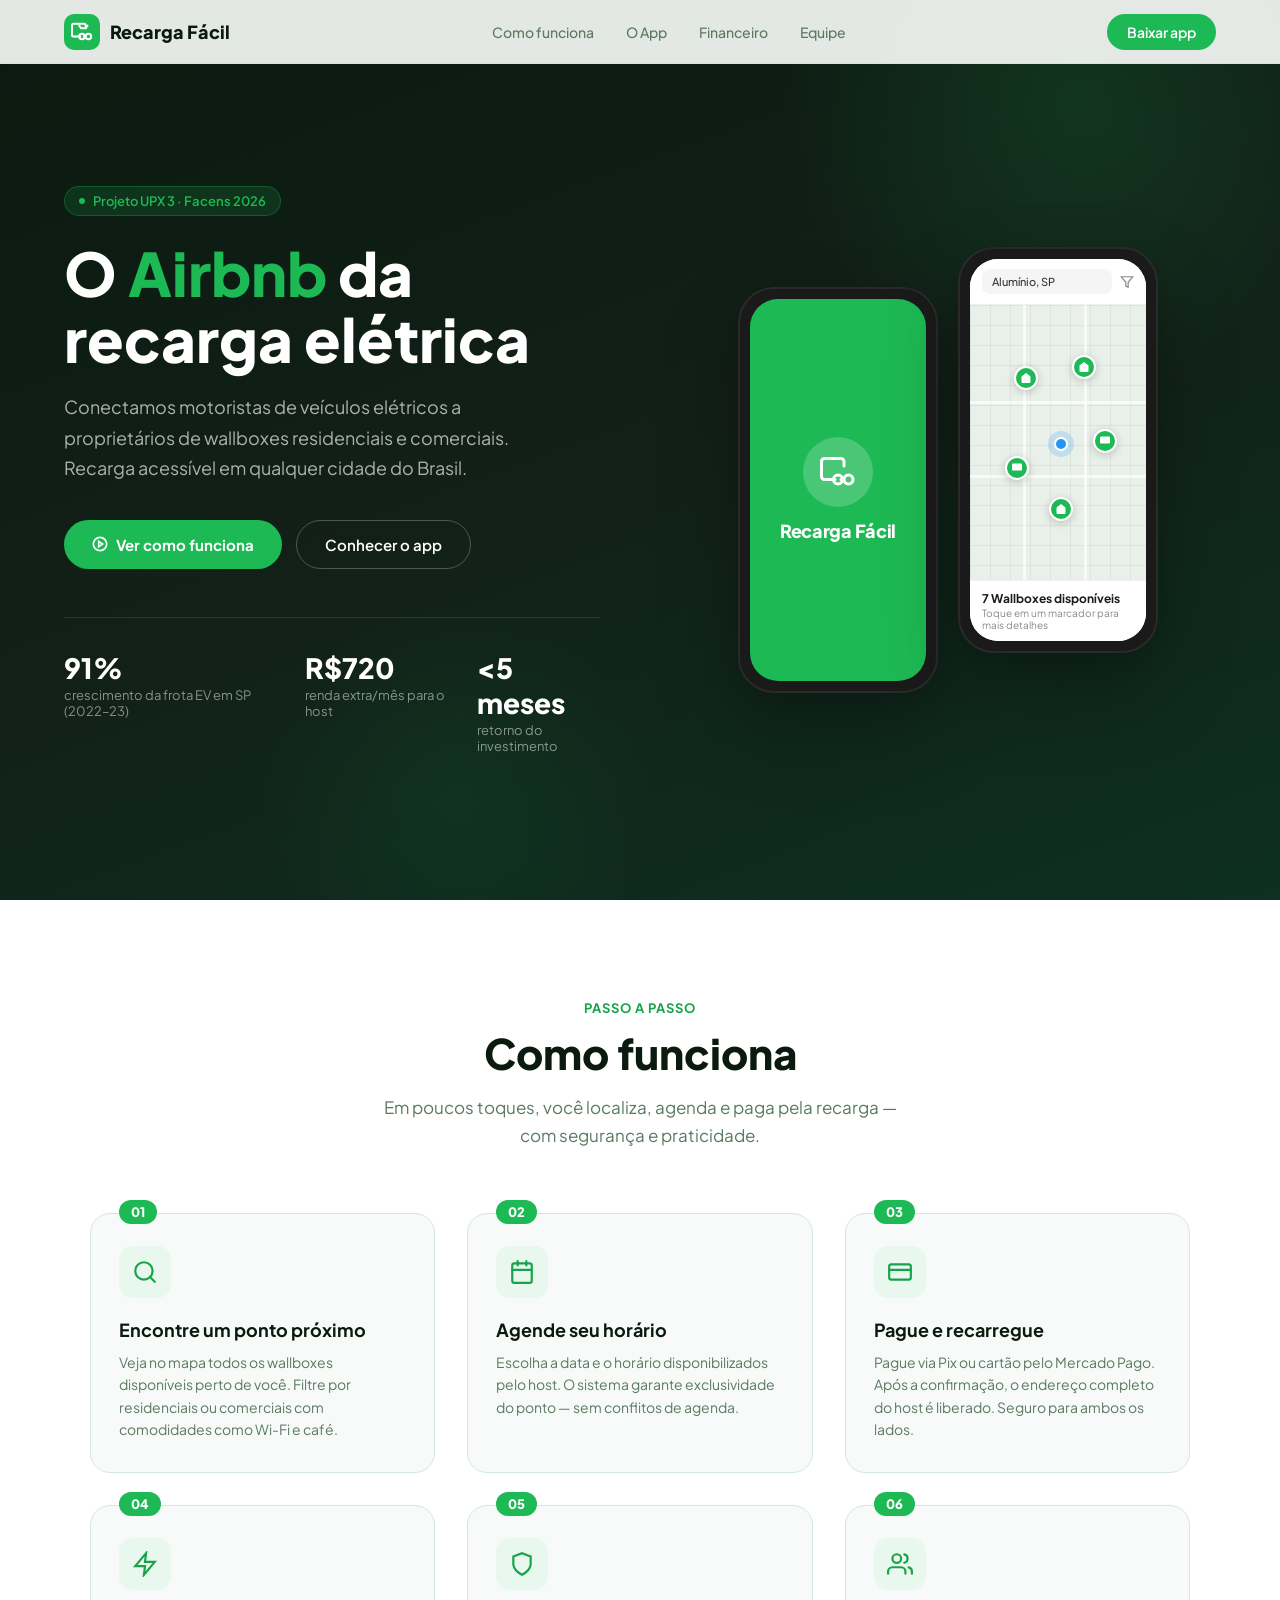
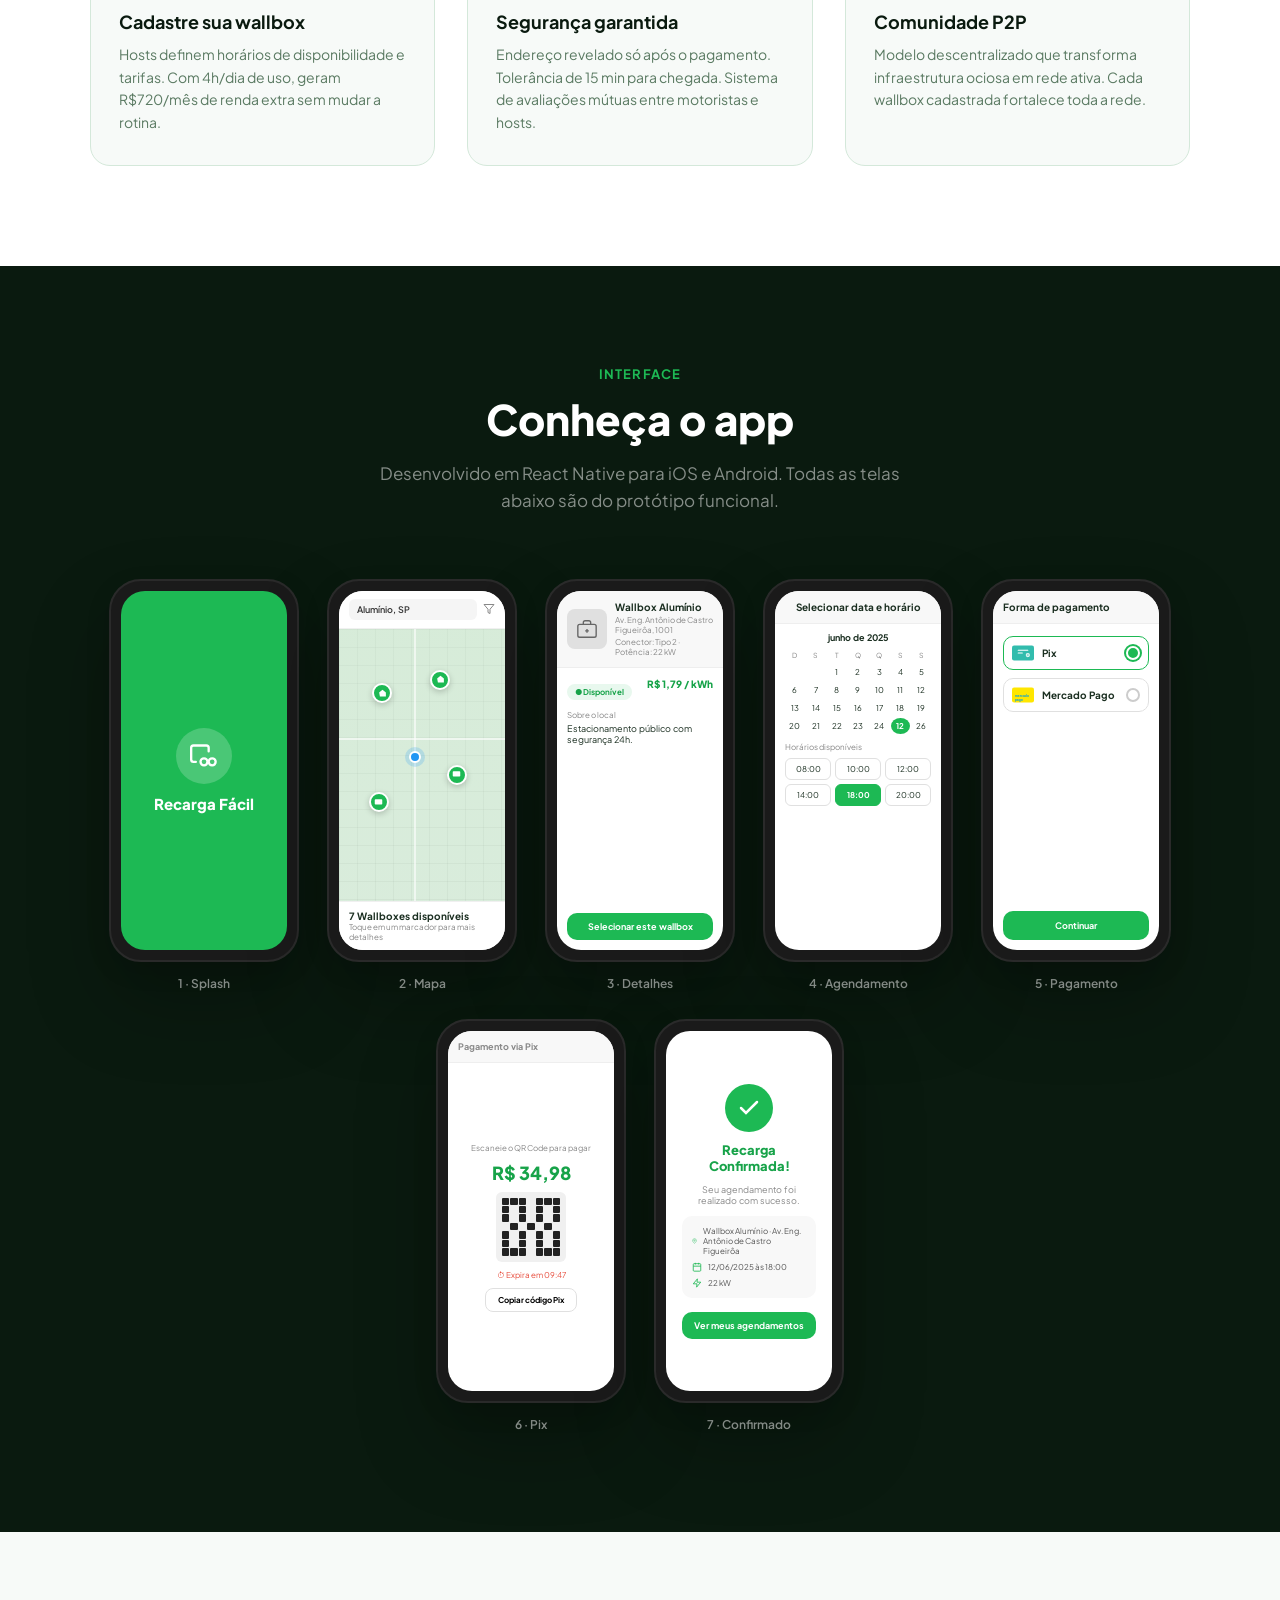
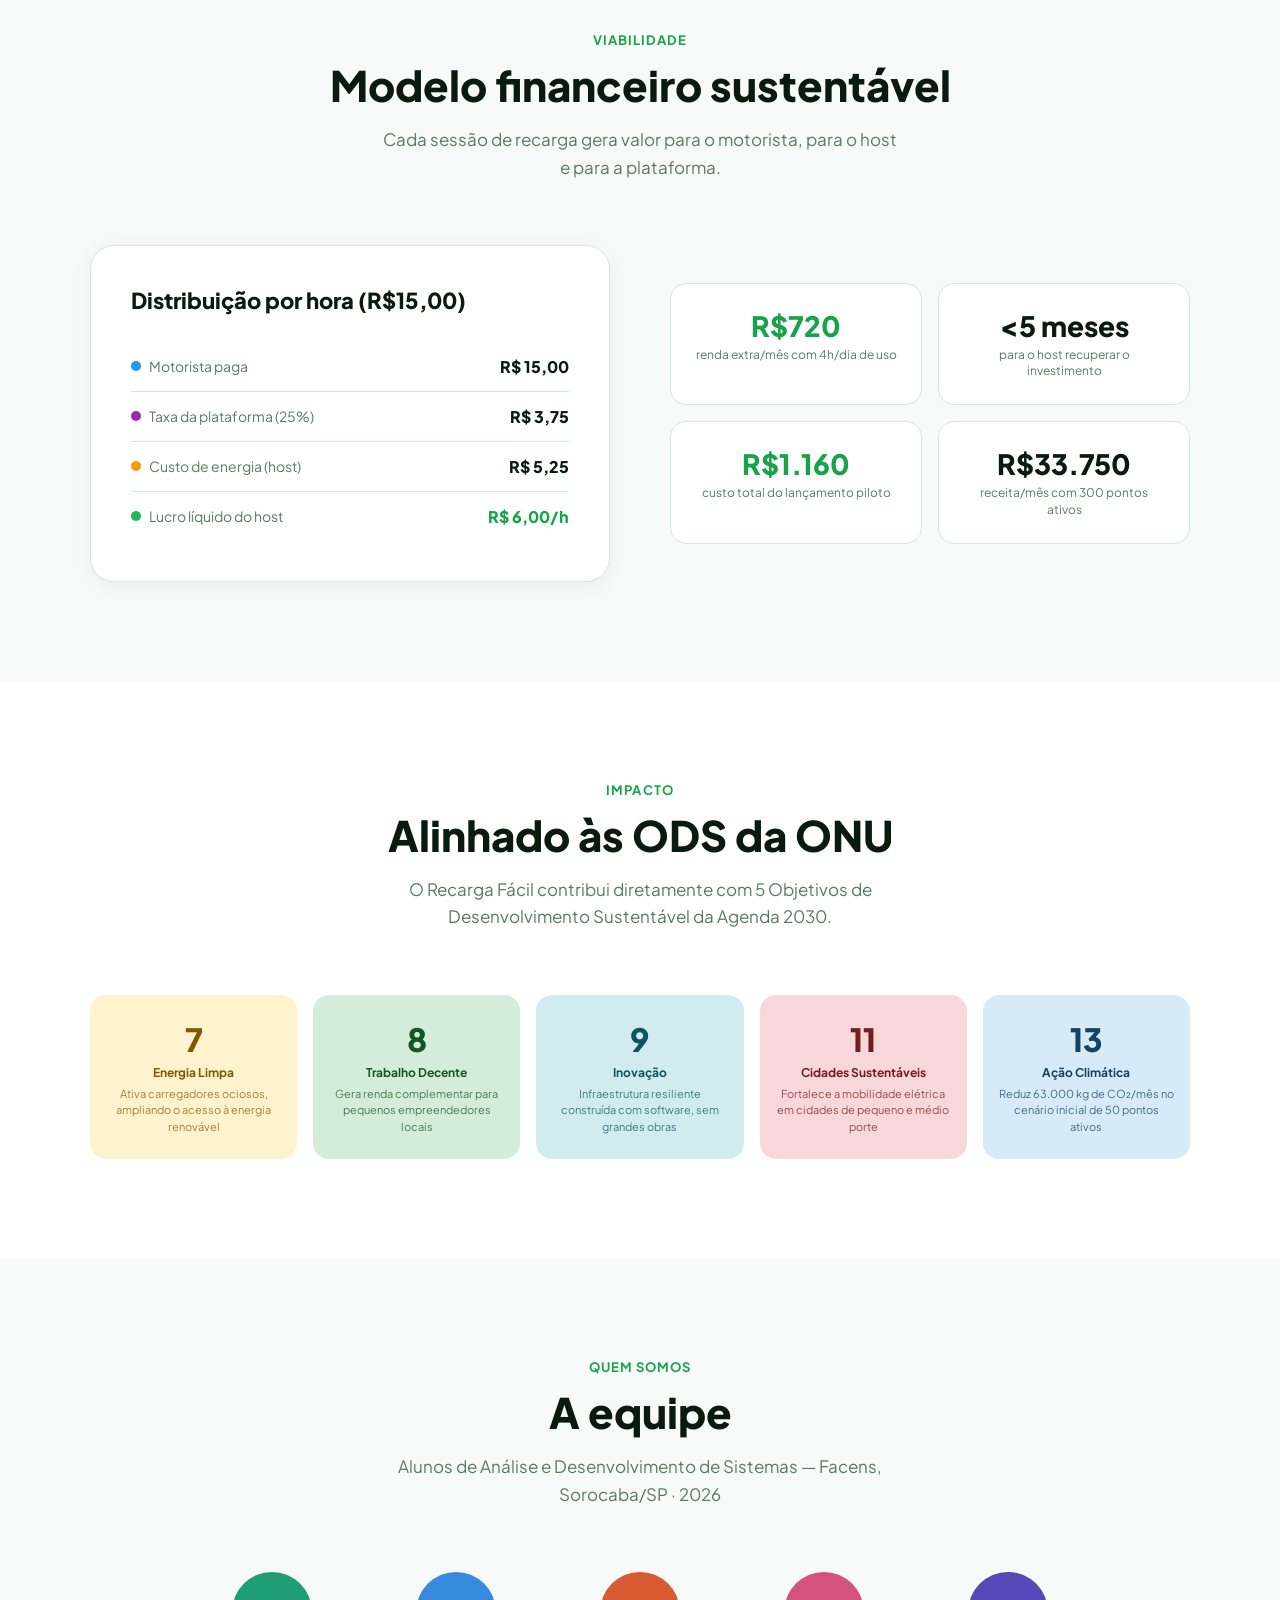
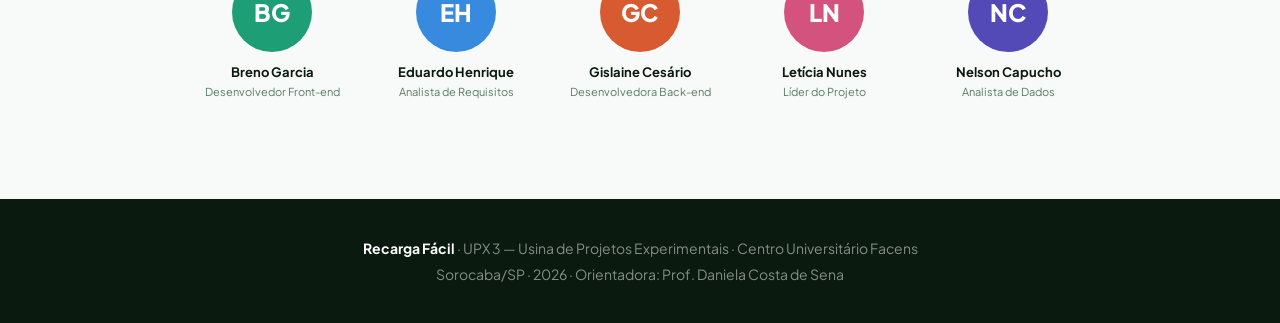
<file: docs/landing_page/index.html>
<!DOCTYPE html>
<html lang="pt-BR">
<head>
<meta charset="UTF-8">
<meta name="viewport" content="width=device-width, initial-scale=1.0">
<title>Recarga Fácil — Democratizando a recarga elétrica</title>

<link rel="stylesheet" href="css/style.css">
</head>
<body>

<!-- NAV -->
<nav>
  <div class="nav-logo">
    <div class="nav-logo-icon">
      <svg viewBox="0 0 24 24" fill="none" stroke="white" stroke-width="2.2" stroke-linecap="round">
        <path d="M5 17H3a2 2 0 01-2-2V5a2 2 0 012-2h11a2 2 0 012 2v3"/>
        <circle cx="12" cy="17" r="3"/>
        <circle cx="19" cy="17" r="3"/>
        <path d="M14 17h1.5M10 17H5"/>
        <path d="M9 5l2 3h5l2-3"/>
      </svg>
    </div>
    Recarga Fácil
  </div>
  <div class="nav-links">
    <a href="#como-funciona">Como funciona</a>
    <a href="#telas">O App</a>
    <a href="#financeiro">Financeiro</a>
    <a href="#equipe">Equipe</a>
  </div>
  <button class="nav-cta">Baixar app</button>
</nav>

<!-- HERO -->
<section class="hero">
  <div class="hero-inner">
    <div>
      <div class="hero-badge fade-up">
        <span></span> Projeto UPX 3 · Facens 2026
      </div>
      <h1 class="fade-up-2">O <em>Airbnb</em> da recarga elétrica</h1>
      <p class="hero-desc fade-up-3">
        Conectamos motoristas de veículos elétricos a proprietários de wallboxes residenciais e comerciais. Recarga acessível em qualquer cidade do Brasil.
      </p>
      <div class="hero-btns fade-up-3">
        <a href="#como-funciona" class="btn-primary">
          <svg width="16" height="16" viewBox="0 0 24 24" fill="none" stroke="currentColor" stroke-width="2.5"><circle cx="12" cy="12" r="10"/><polygon points="10,8 16,12 10,16"/></svg>
          Ver como funciona
        </a>
        <a href="#telas" class="btn-outline">Conhecer o app</a>
      </div>
      <div class="hero-stats fade-up-3">
        <div>
          <div class="hero-stat-num">91%</div>
          <div class="hero-stat-label">crescimento da frota EV em SP (2022–23)</div>
        </div>
        <div>
          <div class="hero-stat-num">R$720</div>
          <div class="hero-stat-label">renda extra/mês para o host</div>
        </div>
        <div>
          <div class="hero-stat-num">&lt;5 meses</div>
          <div class="hero-stat-label">retorno do investimento</div>
        </div>
      </div>
    </div>

    <!-- HERO PHONES -->
    <div class="hero-phones">
      <!-- Phone 1: Splash -->
      <div class="phone-wrap">
        <div class="phone-frame">
          <div class="phone-screen">
            <div class="screen-splash">
              <div class="splash-icon">
                <svg width="36" height="36" viewBox="0 0 24 24" fill="none" stroke="white" stroke-width="2" stroke-linecap="round">
                  <path d="M5 17H3a2 2 0 01-2-2V5a2 2 0 012-2h11a2 2 0 012 2v3"/>
                  <circle cx="12" cy="17" r="3"/>
                  <circle cx="19" cy="17" r="3"/>
                  <path d="M14 17h1.5M10 17H5"/>
                </svg>
              </div>
              <div class="splash-title">Recarga Fácil</div>
            </div>
          </div>
        </div>
      </div>
      <!-- Phone 2: Map -->
      <div class="phone-wrap">
        <div class="phone-frame">
          <div class="phone-screen">
            <div class="screen-map">
              <div class="map-topbar">
                <div class="map-search">Alumínio, SP</div>
                <svg width="14" height="14" viewBox="0 0 24 24" fill="none" stroke="#888" stroke-width="2"><polygon points="22 3 2 3 10 12.46 10 19 14 21 14 12.46 22 3"/></svg>
              </div>
              <div class="map-area">
                <div class="map-grid"></div>
                <div class="map-road-h" style="top:35%"></div>
                <div class="map-road-h" style="top:62%"></div>
                <div class="map-road-v" style="left:30%"></div>
                <div class="map-road-v" style="left:65%"></div>
                <div class="map-pin" style="top:22%;left:25%">
                  <svg viewBox="0 0 24 24" fill="white" width="10" height="10"><path d="M3 9l9-7 9 7v11a2 2 0 01-2 2H5a2 2 0 01-2-2z"/></svg>
                </div>
                <div class="map-pin" style="top:18%;left:58%">
                  <svg viewBox="0 0 24 24" fill="white" width="10" height="10"><path d="M3 9l9-7 9 7v11a2 2 0 01-2 2H5a2 2 0 01-2-2z"/></svg>
                </div>
                <div class="map-pin" style="top:45%;left:70%">
                  <svg viewBox="0 0 24 24" fill="white" width="10" height="10"><rect x="2" y="3" width="20" height="14" rx="2"/></svg>
                </div>
                <div class="map-pin" style="top:55%;left:20%">
                  <svg viewBox="0 0 24 24" fill="white" width="10" height="10"><rect x="2" y="3" width="20" height="14" rx="2"/></svg>
                </div>
                <div class="map-pin" style="top:70%;left:45%">
                  <svg viewBox="0 0 24 24" fill="white" width="10" height="10"><path d="M3 9l9-7 9 7v11a2 2 0 01-2 2H5a2 2 0 01-2-2z"/></svg>
                </div>
                <div class="map-user-dot" style="position:absolute;top:48%;left:48%"></div>
              </div>
              <div class="map-bottom">
                <div class="map-bottom-count">7 Wallboxes disponíveis</div>
                <div class="map-bottom-sub">Toque em um marcador para mais detalhes</div>
              </div>
            </div>
          </div>
        </div>
      </div>
    </div>
  </div>
</section>

<!-- HOW IT WORKS -->
<section class="how" id="como-funciona">
  <div class="section-label">Passo a passo</div>
  <h2 class="section-title">Como funciona</h2>
  <p class="section-sub">Em poucos toques, você localiza, agenda e paga pela recarga — com segurança e praticidade.</p>
  <div class="steps-grid">
    <div class="step-card">
      <div class="step-num">01</div>
      <div class="step-icon">
        <svg viewBox="0 0 24 24" fill="none" stroke="currentColor" stroke-width="2" stroke-linecap="round"><circle cx="11" cy="11" r="8"/><path d="m21 21-4.35-4.35"/></svg>
      </div>
      <div class="step-title">Encontre um ponto próximo</div>
      <div class="step-desc">Veja no mapa todos os wallboxes disponíveis perto de você. Filtre por residenciais ou comerciais com comodidades como Wi-Fi e café.</div>
    </div>
    <div class="step-card">
      <div class="step-num">02</div>
      <div class="step-icon">
        <svg viewBox="0 0 24 24" fill="none" stroke="currentColor" stroke-width="2" stroke-linecap="round"><rect x="3" y="4" width="18" height="18" rx="2"/><path d="M16 2v4M8 2v4M3 10h18"/></svg>
      </div>
      <div class="step-title">Agende seu horário</div>
      <div class="step-desc">Escolha a data e o horário disponibilizados pelo host. O sistema garante exclusividade do ponto — sem conflitos de agenda.</div>
    </div>
    <div class="step-card">
      <div class="step-num">03</div>
      <div class="step-icon">
        <svg viewBox="0 0 24 24" fill="none" stroke="currentColor" stroke-width="2" stroke-linecap="round"><rect x="2" y="5" width="20" height="14" rx="2"/><path d="M2 10h20"/></svg>
      </div>
      <div class="step-title">Pague e recarregue</div>
      <div class="step-desc">Pague via Pix ou cartão pelo Mercado Pago. Após a confirmação, o endereço completo do host é liberado. Seguro para ambos os lados.</div>
    </div>
    <div class="step-card">
      <div class="step-num">04</div>
      <div class="step-icon">
        <svg viewBox="0 0 24 24" fill="none" stroke="currentColor" stroke-width="2" stroke-linecap="round"><path d="M13 2L3 14h9l-1 8 10-12h-9l1-8z"/></svg>
      </div>
      <div class="step-title">Cadastre sua wallbox</div>
      <div class="step-desc">Hosts definem horários de disponibilidade e tarifas. Com 4h/dia de uso, geram R$720/mês de renda extra sem mudar a rotina.</div>
    </div>
    <div class="step-card">
      <div class="step-num">05</div>
      <div class="step-icon">
        <svg viewBox="0 0 24 24" fill="none" stroke="currentColor" stroke-width="2" stroke-linecap="round"><path d="M12 22s8-4 8-10V5l-8-3-8 3v7c0 6 8 10 8 10z"/></svg>
      </div>
      <div class="step-title">Segurança garantida</div>
      <div class="step-desc">Endereço revelado só após o pagamento. Tolerância de 15 min para chegada. Sistema de avaliações mútuas entre motoristas e hosts.</div>
    </div>
    <div class="step-card">
      <div class="step-num">06</div>
      <div class="step-icon">
        <svg viewBox="0 0 24 24" fill="none" stroke="currentColor" stroke-width="2" stroke-linecap="round"><path d="M17 21v-2a4 4 0 00-4-4H5a4 4 0 00-4 4v2"/><circle cx="9" cy="7" r="4"/><path d="M23 21v-2a4 4 0 00-3-3.87M16 3.13a4 4 0 010 7.75"/></svg>
      </div>
      <div class="step-title">Comunidade P2P</div>
      <div class="step-desc">Modelo descentralizado que transforma infraestrutura ociosa em rede ativa. Cada wallbox cadastrada fortalece toda a rede.</div>
    </div>
  </div>
</section>

<!-- SCREENS SHOWCASE -->
<section class="showcase" id="telas">
  <div class="section-label">Interface</div>
  <h2 class="section-title">Conheça o app</h2>
  <p class="section-sub" style="color:rgba(255,255,255,0.5)">Desenvolvido em React Native para iOS e Android. Todas as telas abaixo são do protótipo funcional.</p>

  <div class="screens-scroll">

    <!-- 1 Splash -->
    <div>
      <div class="screen-card">
        <div class="screen-inner">
          <div class="s-splash">
            <div class="s-splash-icon">
              <svg width="28" height="28" viewBox="0 0 24 24" fill="none" stroke="white" stroke-width="2" stroke-linecap="round">
                <path d="M5 17H3a2 2 0 01-2-2V5a2 2 0 012-2h11a2 2 0 012 2v3"/>
                <circle cx="12" cy="17" r="3"/>
                <circle cx="19" cy="17" r="3"/>
              </svg>
            </div>
            <div class="s-splash-text">Recarga Fácil</div>
          </div>
        </div>
      </div>
      <div class="screen-label">1 · Splash</div>
    </div>

    <!-- 2 Mapa -->
    <div>
      <div class="screen-card">
        <div class="screen-inner">
          <div class="s-map">
            <div class="s-map-bar">
              <div class="s-map-input">Alumínio, SP</div>
              <svg width="12" height="12" viewBox="0 0 24 24" fill="none" stroke="#888" stroke-width="2"><polygon points="22 3 2 3 10 12.46 10 19 14 21 14 12.46 22 3"/></svg>
            </div>
            <div class="s-map-area">
              <div class="s-map-grid"></div>
              <div style="position:absolute;top:0;left:0;right:0;bottom:0;background:linear-gradient(rgba(200,230,200,0.3),rgba(180,220,180,0.1))"></div>
              <div style="position:absolute;top:40%;left:0;right:0;height:2px;background:rgba(255,255,255,0.6)"></div>
              <div style="position:absolute;top:0;bottom:0;left:45%;width:2px;background:rgba(255,255,255,0.6)"></div>
              <div class="s-pin" style="top:20%;left:20%"><svg width="9" height="9" viewBox="0 0 24 24" fill="white"><path d="M3 9l9-7 9 7v11H5z"/></svg></div>
              <div class="s-pin" style="top:15%;left:55%"><svg width="9" height="9" viewBox="0 0 24 24" fill="white"><path d="M3 9l9-7 9 7v11H5z"/></svg></div>
              <div class="s-pin" style="top:50%;left:65%"><svg width="9" height="9" viewBox="0 0 24 24" fill="white"><rect x="2" y="3" width="20" height="14" rx="2"/></svg></div>
              <div class="s-pin" style="top:60%;left:18%"><svg width="9" height="9" viewBox="0 0 24 24" fill="white"><rect x="2" y="3" width="20" height="14" rx="2"/></svg></div>
              <div style="position:absolute;top:45%;left:42%;width:12px;height:12px;border-radius:50%;background:#2196F3;border:2px solid white;box-shadow:0 0 0 4px rgba(33,150,243,0.2)"></div>
            </div>
            <div class="s-map-foot">
              <div class="s-map-count">7 Wallboxes disponíveis</div>
              <div class="s-map-hint">Toque em um marcador para mais detalhes</div>
            </div>
          </div>
        </div>
      </div>
      <div class="screen-label">2 · Mapa</div>
    </div>

    <!-- 3 Detalhes -->
    <div>
      <div class="screen-card">
        <div class="screen-inner">
          <div class="s-detail">
            <div class="s-detail-top">
              <div class="s-detail-img">
                <svg width="22" height="22" viewBox="0 0 24 24" fill="none" stroke="#666" stroke-width="1.5"><rect x="2" y="7" width="20" height="14" rx="2"/><path d="M16 7V5a2 2 0 00-2-2h-4a2 2 0 00-2 2v2"/><line x1="12" y1="12" x2="12" y2="16"/><line x1="10" y1="14" x2="14" y2="14"/></svg>
              </div>
              <div>
                <div class="s-detail-name">Wallbox Alumínio</div>
                <div class="s-detail-addr">Av. Eng. Antônio de Castro Figueirôa, 1001</div>
                <div class="s-detail-addr">Conector: Tipo 2 · Potência: 22 kW</div>
              </div>
            </div>
            <div class="s-detail-body">
              <div><span class="s-chip">● Disponível</span><span class="s-detail-price">R$ 1,79 / kWh</span></div>
              <div style="margin-top:10px;font-size:8px;color:#888;font-family:'Plus Jakarta Sans',sans-serif">Sobre o local</div>
              <div style="font-size:9px;margin-top:3px;font-family:'Plus Jakarta Sans',sans-serif">Estacionamento público com segurança 24h.</div>
            </div>
            <button class="s-detail-btn">Selecionar este wallbox</button>
          </div>
        </div>
      </div>
      <div class="screen-label">3 · Detalhes</div>
    </div>

    <!-- 4 Agendamento -->
    <div>
      <div class="screen-card">
        <div class="screen-inner">
          <div class="s-sched">
            <div class="s-sched-head">
              <div class="s-sched-title">Selecionar data e horário</div>
            </div>
            <div class="s-cal">
              <div class="s-cal-month">junho de 2025</div>
              <div class="s-cal-grid">
                <div class="s-cal-day">D</div><div class="s-cal-day">S</div><div class="s-cal-day">T</div><div class="s-cal-day">Q</div><div class="s-cal-day">Q</div><div class="s-cal-day">S</div><div class="s-cal-day">S</div>
                <div class="s-cal-num"></div><div class="s-cal-num"></div><div class="s-cal-num">1</div><div class="s-cal-num">2</div><div class="s-cal-num">3</div><div class="s-cal-num">4</div><div class="s-cal-num">5</div>
                <div class="s-cal-num">6</div><div class="s-cal-num">7</div><div class="s-cal-num">8</div><div class="s-cal-num">9</div><div class="s-cal-num">10</div><div class="s-cal-num">11</div><div class="s-cal-num">12</div>
                <div class="s-cal-num">13</div><div class="s-cal-num">14</div><div class="s-cal-num">15</div><div class="s-cal-num">16</div><div class="s-cal-num">17</div><div class="s-cal-num">18</div><div class="s-cal-num">19</div>
                <div class="s-cal-num">20</div><div class="s-cal-num">21</div><div class="s-cal-num">22</div><div class="s-cal-num">23</div><div class="s-cal-num">24</div><div class="s-cal-num selected">12</div><div class="s-cal-num">26</div>
              </div>
            </div>
            <div class="s-times">
              <div class="s-times-label">Horários disponíveis</div>
              <div class="s-times-grid">
                <div class="s-time-btn">08:00</div>
                <div class="s-time-btn">10:00</div>
                <div class="s-time-btn">12:00</div>
                <div class="s-time-btn">14:00</div>
                <div class="s-time-btn sel">18:00</div>
                <div class="s-time-btn">20:00</div>
              </div>
            </div>
          </div>
        </div>
      </div>
      <div class="screen-label">4 · Agendamento</div>
    </div>

    <!-- 5 Pagamento -->
    <div>
      <div class="screen-card">
        <div class="screen-inner">
          <div class="s-pay">
            <div class="s-pay-head"><div class="s-pay-title">Forma de pagamento</div></div>
            <div class="s-pay-body">
              <div class="s-pay-opt">
                <svg width="22" height="16" viewBox="0 0 64 44" fill="none"><rect width="64" height="44" rx="6" fill="#32BCAD"/><path d="M18 14h28M18 22h12" stroke="white" stroke-width="3" stroke-linecap="round"/><circle cx="46" cy="28" r="6" fill="white"/><path d="M46 25v6M43 28h6" stroke="#32BCAD" stroke-width="1.5" stroke-linecap="round"/></svg>
                <div class="s-pay-lbl">Pix</div>
                <div class="s-pay-radio-on"></div>
              </div>
              <div class="s-pay-opt2">
                <svg width="22" height="16" viewBox="0 0 64 44" fill="none"><rect width="64" height="44" rx="6" fill="#FFE600"/><text x="8" y="28" font-size="10" font-weight="900" fill="#009EE3" font-family="Arial">mercado</text><text x="8" y="38" font-size="10" font-weight="900" fill="#009EE3" font-family="Arial">pago</text></svg>
                <div class="s-pay-lbl">Mercado Pago</div>
                <div class="s-pay-radio-off"></div>
              </div>
            </div>
            <button class="s-pay-btn">Continuar</button>
          </div>
        </div>
      </div>
      <div class="screen-label">5 · Pagamento</div>
    </div>

    <!-- 6 Pix -->
    <div>
      <div class="screen-card">
        <div class="screen-inner">
          <div class="s-pix">
            <div class="s-pix-head"><div class="s-pix-title">Pagamento via Pix</div></div>
            <div class="s-pix-body">
              <div style="font-size:8px;color:#888;font-family:'Plus Jakarta Sans',sans-serif">Escaneie o QR Code para pagar</div>
              <div class="s-pix-val">R$ 34,98</div>
              <div class="s-qr">
                <div class="s-qr-cell"></div><div class="s-qr-cell"></div><div class="s-qr-cell"></div><div class="s-qr-cell w"></div><div class="s-qr-cell"></div><div class="s-qr-cell"></div><div class="s-qr-cell"></div>
                <div class="s-qr-cell"></div><div class="s-qr-cell w"></div><div class="s-qr-cell"></div><div class="s-qr-cell w"></div><div class="s-qr-cell"></div><div class="s-qr-cell w"></div><div class="s-qr-cell"></div>
                <div class="s-qr-cell"></div><div class="s-qr-cell w"></div><div class="s-qr-cell"></div><div class="s-qr-cell w"></div><div class="s-qr-cell"></div><div class="s-qr-cell w"></div><div class="s-qr-cell"></div>
                <div class="s-qr-cell w"></div><div class="s-qr-cell"></div><div class="s-qr-cell w"></div><div class="s-qr-cell"></div><div class="s-qr-cell w"></div><div class="s-qr-cell"></div><div class="s-qr-cell w"></div>
                <div class="s-qr-cell"></div><div class="s-qr-cell w"></div><div class="s-qr-cell"></div><div class="s-qr-cell w"></div><div class="s-qr-cell"></div><div class="s-qr-cell w"></div><div class="s-qr-cell"></div>
                <div class="s-qr-cell"></div><div class="s-qr-cell w"></div><div class="s-qr-cell"></div><div class="s-qr-cell w"></div><div class="s-qr-cell"></div><div class="s-qr-cell w"></div><div class="s-qr-cell"></div>
                <div class="s-qr-cell"></div><div class="s-qr-cell"></div><div class="s-qr-cell"></div><div class="s-qr-cell w"></div><div class="s-qr-cell"></div><div class="s-qr-cell"></div><div class="s-qr-cell"></div>
              </div>
              <div class="s-pix-exp">⏱ Expira em 09:47</div>
              <button class="s-pix-copy">Copiar código Pix</button>
            </div>
          </div>
        </div>
      </div>
      <div class="screen-label">6 · Pix</div>
    </div>

    <!-- 7 Confirmado -->
    <div>
      <div class="screen-card">
        <div class="screen-inner">
          <div class="s-confirm">
            <div class="s-confirm-icon">
              <svg width="24" height="24" viewBox="0 0 24 24" fill="none" stroke="white" stroke-width="2.5" stroke-linecap="round"><polyline points="20 6 9 17 4 12"/></svg>
            </div>
            <div class="s-confirm-title">Recarga Confirmada!</div>
            <div class="s-confirm-sub">Seu agendamento foi realizado com sucesso.</div>
            <div class="s-confirm-card">
              <div class="s-confirm-row">
                <svg width="10" height="10" viewBox="0 0 24 24" fill="none" stroke="var(--green)" stroke-width="2"><path d="M21 10c0 7-9 13-9 13s-9-6-9-13a9 9 0 0118 0z"/><circle cx="12" cy="10" r="3"/></svg>
                <div class="s-confirm-text">Wallbox Alumínio · Av. Eng. Antônio de Castro Figueirôa</div>
              </div>
              <div class="s-confirm-row">
                <svg width="10" height="10" viewBox="0 0 24 24" fill="none" stroke="var(--green)" stroke-width="2"><rect x="3" y="4" width="18" height="18" rx="2"/><path d="M3 10h18M8 2v4M16 2v4"/></svg>
                <div class="s-confirm-text">12/06/2025 às 18:00</div>
              </div>
              <div class="s-confirm-row">
                <svg width="10" height="10" viewBox="0 0 24 24" fill="none" stroke="var(--green)" stroke-width="2"><path d="M13 2L3 14h9l-1 8 10-12h-9l1-8z"/></svg>
                <div class="s-confirm-text">22 kW</div>
              </div>
            </div>
            <button class="s-confirm-btn">Ver meus agendamentos</button>
          </div>
        </div>
      </div>
      <div class="screen-label">7 · Confirmado</div>
    </div>

  </div>
</section>

<!-- FINANCIALS -->
<section class="financials" id="financeiro">
  <div class="section-label">Viabilidade</div>
  <h2 class="section-title">Modelo financeiro sustentável</h2>
  <p class="section-sub">Cada sessão de recarga gera valor para o motorista, para o host e para a plataforma.</p>
  <div class="fin-grid">
    <div>
      <div class="fin-card">
        <div class="fin-title">Distribuição por hora (R$15,00)</div>
        <div class="fin-row">
          <div class="fin-label"><div class="fin-dot" style="background:#2196F3"></div>Motorista paga</div>
          <div class="fin-val">R$ 15,00</div>
        </div>
        <div class="fin-row">
          <div class="fin-label"><div class="fin-dot" style="background:#9C27B0"></div>Taxa da plataforma (25%)</div>
          <div class="fin-val">R$ 3,75</div>
        </div>
        <div class="fin-row">
          <div class="fin-label"><div class="fin-dot" style="background:#FF9800"></div>Custo de energia (host)</div>
          <div class="fin-val">R$ 5,25</div>
        </div>
        <div class="fin-row">
          <div class="fin-label"><div class="fin-dot" style="background:var(--green)"></div>Lucro líquido do host</div>
          <div class="fin-val green">R$ 6,00/h</div>
        </div>
      </div>
    </div>
    <div class="fin-metrics">
      <div class="fin-metric">
        <div class="fin-metric-num green">R$720</div>
        <div class="fin-metric-label">renda extra/mês com 4h/dia de uso</div>
      </div>
      <div class="fin-metric">
        <div class="fin-metric-num">&lt;5 meses</div>
        <div class="fin-metric-label">para o host recuperar o investimento</div>
      </div>
      <div class="fin-metric">
        <div class="fin-metric-num green">R$1.160</div>
        <div class="fin-metric-label">custo total do lançamento piloto</div>
      </div>
      <div class="fin-metric">
        <div class="fin-metric-num">R$33.750</div>
        <div class="fin-metric-label">receita/mês com 300 pontos ativos</div>
      </div>
    </div>
  </div>
</section>

<!-- ODS -->
<section class="ods" id="ods">
  <div class="section-label">Impacto</div>
  <h2 class="section-title">Alinhado às ODS da ONU</h2>
  <p class="section-sub">O Recarga Fácil contribui diretamente com 5 Objetivos de Desenvolvimento Sustentável da Agenda 2030.</p>
  <div class="ods-grid">
    <div class="ods-card" style="background:#FFF3CD;color:#7D5A00">
      <div class="ods-num">7</div>
      <div class="ods-title">Energia Limpa</div>
      <div class="ods-desc">Ativa carregadores ociosos, ampliando o acesso à energia renovável</div>
    </div>
    <div class="ods-card" style="background:#D4EDDA;color:#155724">
      <div class="ods-num">8</div>
      <div class="ods-title">Trabalho Decente</div>
      <div class="ods-desc">Gera renda complementar para pequenos empreendedores locais</div>
    </div>
    <div class="ods-card" style="background:#D1ECF1;color:#0C5460">
      <div class="ods-num">9</div>
      <div class="ods-title">Inovação</div>
      <div class="ods-desc">Infraestrutura resiliente construída com software, sem grandes obras</div>
    </div>
    <div class="ods-card" style="background:#F8D7DA;color:#721C24">
      <div class="ods-num">11</div>
      <div class="ods-title">Cidades Sustentáveis</div>
      <div class="ods-desc">Fortalece a mobilidade elétrica em cidades de pequeno e médio porte</div>
    </div>
    <div class="ods-card" style="background:#D6EAF8;color:#154360">
      <div class="ods-num">13</div>
      <div class="ods-title">Ação Climática</div>
      <div class="ods-desc">Reduz 63.000 kg de CO₂/mês no cenário inicial de 50 pontos ativos</div>
    </div>
  </div>
</section>

<!-- TEAM -->
<section class="team" id="equipe">
  <div class="section-label">Quem somos</div>
  <h2 class="section-title">A equipe</h2>
  <p class="section-sub">Alunos de Análise e Desenvolvimento de Sistemas — Facens, Sorocaba/SP · 2026</p>
  <div class="team-grid">
    <div class="team-card">
      <div class="team-avatar" style="background:#1D9E75">BG</div>
      <div class="team-name">Breno Garcia</div>
      <div class="team-role">Desenvolvedor Front-end</div>
    </div>
    <div class="team-card">
      <div class="team-avatar" style="background:#378ADD">EH</div>
      <div class="team-name">Eduardo Henrique</div>
      <div class="team-role">Analista de Requisitos</div>
    </div>
    <div class="team-card">
      <div class="team-avatar" style="background:#D85A30">GC</div>
      <div class="team-name">Gislaine Cesário</div>
      <div class="team-role">Desenvolvedora Back-end</div>
    </div>
    <div class="team-card">
      <div class="team-avatar" style="background:#D4537E">LN</div>
      <div class="team-name">Letícia Nunes</div>
      <div class="team-role">Líder do Projeto</div>
    </div>
    <div class="team-card">
      <div class="team-avatar" style="background:#534AB7">NC</div>
      <div class="team-name">Nelson Capucho</div>
      <div class="team-role">Analista de Dados</div>
    </div>
  </div>
</section>

<!-- FOOTER -->
<footer>
  <p><strong>Recarga Fácil</strong> · UPX 3 — Usina de Projetos Experimentais · Centro Universitário Facens</p>
  <p style="margin-top:8px">Sorocaba/SP · 2026 · Orientadora: Prof. Daniela Costa de Sena</p>
</footer>

  <script src="js/script.js"></script>
</body>
</html>
</file>
<file: docs/landing_page/css/style.css>
@import url('https://fonts.googleapis.com/css2?family=Plus+Jakarta+Sans:wght@400;500;600;700;800&display=swap');

:root {
    --green: #1DB954;
    --green-dark: #17a349;
    --green-deep: #0d6e30;
    --green-light: #e8f8ee;
    --green-mid: #2ecc71;
    --bg: #f7faf8;
    --dark: #0a1a0f;
    --dark2: #122018;
    --text: #1a2e20;
    --text-muted: #5a7a62;
    --white: #ffffff;
    --border: #d4e8da;
    --phone-shadow: 0 40px 80px rgba(0,0,0,0.25), 0 8px 24px rgba(0,0,0,0.12);
  }

  * { margin: 0; padding: 0; box-sizing: border-box; }

  body {
    font-family: 'Plus Jakarta Sans', sans-serif;
    background: var(--bg);
    color: var(--text);
    overflow-x: hidden;
  }

  /* NAV */
  nav {
    position: fixed; top: 0; left: 0; right: 0; z-index: 100;
    background: rgba(247,250,248,0.92);
    backdrop-filter: blur(12px);
    border-bottom: 1px solid var(--border);
    padding: 0 5%;
    display: flex; align-items: center; justify-content: space-between;
    height: 64px;
  }
  .nav-logo {
    display: flex; align-items: center; gap: 10px;
    font-size: 18px; font-weight: 800; color: var(--dark);
  }
  .nav-logo-icon {
    width: 36px; height: 36px; background: var(--green);
    border-radius: 10px; display: flex; align-items: center; justify-content: center;
  }
  .nav-logo-icon svg { width: 22px; height: 22px; }
  .nav-links { display: flex; gap: 32px; }
  .nav-links a { text-decoration: none; color: var(--text-muted); font-size: 14px; font-weight: 500; transition: color .2s; }
  .nav-links a:hover { color: var(--green-dark); }
  .nav-cta {
    background: var(--green); color: white; border: none;
    padding: 9px 20px; border-radius: 50px; font-size: 14px; font-weight: 600;
    cursor: pointer; transition: background .2s, transform .15s;
    font-family: inherit;
  }
  .nav-cta:hover { background: var(--green-dark); transform: translateY(-1px); }

  /* HERO */
  .hero {
    min-height: 100vh;
    background: linear-gradient(160deg, var(--dark) 0%, var(--dark2) 50%, #0d3020 100%);
    display: flex; align-items: center;
    padding: 100px 5% 60px;
    position: relative; overflow: hidden;
  }
  .hero::before {
    content: '';
    position: absolute; top: -200px; right: -100px;
    width: 600px; height: 600px;
    background: radial-gradient(circle, rgba(29,185,84,0.15) 0%, transparent 70%);
    border-radius: 50%;
  }
  .hero::after {
    content: '';
    position: absolute; bottom: -100px; left: 20%;
    width: 400px; height: 400px;
    background: radial-gradient(circle, rgba(29,185,84,0.08) 0%, transparent 70%);
    border-radius: 50%;
  }
  .hero-inner {
    max-width: 1200px; margin: 0 auto; width: 100%;
    display: grid; grid-template-columns: 1fr 1fr; gap: 80px; align-items: center;
    position: relative; z-index: 1;
  }
  .hero-badge {
    display: inline-flex; align-items: center; gap: 8px;
    background: rgba(29,185,84,0.15); border: 1px solid rgba(29,185,84,0.3);
    color: var(--green); padding: 6px 14px; border-radius: 50px;
    font-size: 13px; font-weight: 600; margin-bottom: 24px;
  }
  .hero-badge span { width: 6px; height: 6px; background: var(--green); border-radius: 50%; animation: pulse 2s infinite; }
  @keyframes pulse { 0%,100%{opacity:1;transform:scale(1)} 50%{opacity:.5;transform:scale(1.3)} }
  .hero h1 {
    font-size: clamp(38px, 5vw, 60px); font-weight: 800; line-height: 1.1;
    color: white; margin-bottom: 20px;
  }
  .hero h1 em { color: var(--green); font-style: normal; }
  .hero-desc {
    font-size: 18px; line-height: 1.7; color: rgba(255,255,255,0.65);
    margin-bottom: 36px; max-width: 480px;
  }
  .hero-btns { display: flex; gap: 14px; flex-wrap: wrap; }
  .btn-primary {
    background: var(--green); color: white;
    padding: 14px 28px; border-radius: 50px;
    font-size: 15px; font-weight: 700; border: none; cursor: pointer;
    font-family: inherit; transition: all .2s; text-decoration: none;
    display: inline-flex; align-items: center; gap: 8px;
  }
  .btn-primary:hover { background: var(--green-dark); transform: translateY(-2px); box-shadow: 0 8px 24px rgba(29,185,84,0.4); }
  .btn-outline {
    background: transparent; color: white;
    padding: 14px 28px; border-radius: 50px;
    font-size: 15px; font-weight: 600; border: 1px solid rgba(255,255,255,0.25);
    cursor: pointer; font-family: inherit; transition: all .2s; text-decoration: none;
    display: inline-flex; align-items: center; gap: 8px;
  }
  .btn-outline:hover { border-color: rgba(255,255,255,0.5); background: rgba(255,255,255,0.06); }
  .hero-stats {
    display: flex; gap: 32px; margin-top: 48px; padding-top: 32px;
    border-top: 1px solid rgba(255,255,255,0.1);
  }
  .hero-stat-num { font-size: 28px; font-weight: 800; color: white; }
  .hero-stat-label { font-size: 13px; color: rgba(255,255,255,0.5); margin-top: 2px; }

  /* PHONE MOCKUP */
  .hero-phones {
    display: flex; gap: 20px; align-items: flex-end;
    justify-content: center; position: relative;
  }
  .phone-wrap {
    position: relative; animation: floatPhone 4s ease-in-out infinite;
  }
  .phone-wrap:nth-child(2) { animation-delay: -2s; margin-bottom: 40px; }
  @keyframes floatPhone {
    0%,100%{transform:translateY(0)} 50%{transform:translateY(-12px)}
  }
  .phone-frame {
    width: 200px; background: #1a1a1a;
    border-radius: 36px; padding: 10px;
    box-shadow: var(--phone-shadow);
    border: 2px solid #2a2a2a;
  }
  .phone-screen {
    background: white; border-radius: 28px; overflow: hidden;
    aspect-ratio: 9/19.5;
    display: flex; flex-direction: column;
  }

  /* SPLASH SCREEN */
  .screen-splash {
    background: var(--green);
    flex: 1; display: flex; flex-direction: column;
    align-items: center; justify-content: center; gap: 12px;
  }
  .splash-icon {
    width: 70px; height: 70px; background: rgba(255,255,255,0.2);
    border-radius: 50%; display: flex; align-items: center; justify-content: center;
  }
  .splash-title { color: white; font-size: 18px; font-weight: 800; letter-spacing: -0.3px; }

  /* MAP SCREEN */
  .screen-map { flex: 1; display: flex; flex-direction: column; }
  .map-topbar {
    background: white; padding: 10px 12px; display: flex; align-items: center; gap: 8px;
    border-bottom: 1px solid #f0f0f0;
  }
  .map-search {
    flex: 1; background: #f5f5f5; border-radius: 8px;
    padding: 6px 10px; font-size: 11px; color: #333; font-weight: 500;
    font-family: inherit;
  }
  .map-area {
    flex: 1; background: #e8f0e9; position: relative; overflow: hidden;
  }
  .map-grid {
    position: absolute; inset: 0;
    background-image: linear-gradient(rgba(0,0,0,0.05) 1px, transparent 1px),
      linear-gradient(90deg, rgba(0,0,0,0.05) 1px, transparent 1px);
    background-size: 20px 20px;
  }
  .map-road-h {
    position: absolute; left: 0; right: 0; height: 3px; background: rgba(255,255,255,0.7);
  }
  .map-road-v {
    position: absolute; top: 0; bottom: 0; width: 3px; background: rgba(255,255,255,0.7);
  }
  .map-pin {
    position: absolute; width: 24px; height: 24px;
    background: var(--green); border-radius: 50%; border: 2px solid white;
    display: flex; align-items: center; justify-content: center;
    box-shadow: 0 2px 8px rgba(0,0,0,0.2);
  }
  .map-pin svg { width: 12px; height: 12px; }
  .map-user-dot {
    position: absolute; width: 14px; height: 14px;
    background: #2196F3; border-radius: 50%; border: 2px solid white;
    box-shadow: 0 0 0 6px rgba(33,150,243,0.2);
  }
  .map-bottom {
    background: white; padding: 10px 12px;
    border-top: 1px solid #f0f0f0;
  }
  .map-bottom-count { font-size: 12px; font-weight: 700; color: #1a1a1a; }
  .map-bottom-sub { font-size: 10px; color: #888; margin-top: 1px; }

  /* SECTIONS */
  section { padding: 100px 5%; }

  /* HOW IT WORKS */
  .how { background: white; }
  .section-label {
    text-align: center; color: var(--green-dark); font-size: 13px;
    font-weight: 700; letter-spacing: .08em; text-transform: uppercase; margin-bottom: 12px;
  }
  .section-title {
    text-align: center; font-size: clamp(28px, 4vw, 42px);
    font-weight: 800; color: var(--dark); margin-bottom: 16px; line-height: 1.2;
  }
  .section-sub {
    text-align: center; color: var(--text-muted); font-size: 17px;
    max-width: 520px; margin: 0 auto 64px; line-height: 1.6;
  }

  .steps-grid {
    max-width: 1100px; margin: 0 auto;
    display: grid; grid-template-columns: repeat(3, 1fr); gap: 32px;
  }
  .step-card {
    background: var(--bg); border-radius: 20px; padding: 32px 28px;
    border: 1px solid var(--border); position: relative;
    transition: transform .2s, box-shadow .2s;
  }
  .step-card:hover { transform: translateY(-4px); box-shadow: 0 16px 40px rgba(0,0,0,0.08); }
  .step-num {
    position: absolute; top: -14px; left: 28px;
    background: var(--green); color: white; font-size: 13px; font-weight: 800;
    padding: 4px 12px; border-radius: 20px;
  }
  .step-icon {
    width: 52px; height: 52px; background: var(--green-light); border-radius: 14px;
    display: flex; align-items: center; justify-content: center; margin-bottom: 20px;
  }
  .step-icon svg { width: 26px; height: 26px; color: var(--green-dark); }
  .step-title { font-size: 18px; font-weight: 700; color: var(--dark); margin-bottom: 10px; }
  .step-desc { font-size: 14px; line-height: 1.6; color: var(--text-muted); }

  /* SCREENS SHOWCASE */
  .showcase { background: var(--dark); padding: 100px 5%; overflow: hidden; }
  .showcase .section-title { color: white; }
  .showcase .section-sub { color: rgba(255,255,255,0.5); }
  .showcase .section-label { color: var(--green); }

  .screens-scroll {
    display: flex; gap: 28px; margin-top: 60px;
    justify-content: center; flex-wrap: wrap;
  }
  .screen-card {
    background: #1a1a1a; border-radius: 32px; padding: 10px;
    border: 2px solid #2a2a2a; box-shadow: var(--phone-shadow);
    width: 190px; flex-shrink: 0;
    transition: transform .3s;
  }
  .screen-card:hover { transform: translateY(-8px) scale(1.02); }
  .screen-inner {
    background: white; border-radius: 24px; overflow: hidden;
    aspect-ratio: 9/19.5; position: relative;
  }
  .screen-label {
    text-align: center; margin-top: 14px;
    font-size: 12px; font-weight: 600; color: rgba(255,255,255,0.5);
  }

  /* SCREEN CONTENTS */
  .s-splash { background: var(--green); height: 100%; display: flex; flex-direction: column; align-items: center; justify-content: center; gap: 10px; }
  .s-splash-icon { width: 56px; height: 56px; background: rgba(255,255,255,0.2); border-radius: 50%; display: flex; align-items: center; justify-content: center; }
  .s-splash-text { color: white; font-size: 15px; font-weight: 800; font-family: 'Plus Jakarta Sans', sans-serif; }

  .s-map { height: 100%; display: flex; flex-direction: column; }
  .s-map-bar { background: white; padding: 8px 10px; display: flex; align-items: center; gap: 6px; border-bottom: 1px solid #f0f0f0; }
  .s-map-input { flex: 1; background: #f5f5f5; border-radius: 6px; padding: 5px 8px; font-size: 9px; font-family: 'Plus Jakarta Sans', sans-serif; color: #333; font-weight: 600; }
  .s-map-area { flex: 1; background: #ddeee0; position: relative; overflow: hidden; }
  .s-map-grid { position: absolute; inset: 0; background-image: linear-gradient(rgba(0,0,0,0.04) 1px, transparent 1px), linear-gradient(90deg, rgba(0,0,0,0.04) 1px, transparent 1px); background-size: 18px 18px; }
  .s-pin { position: absolute; width: 20px; height: 20px; background: var(--green); border-radius: 50%; border: 2px solid white; display: flex; align-items: center; justify-content: center; box-shadow: 0 2px 6px rgba(0,0,0,0.2); }
  .s-map-foot { background: white; padding: 8px 10px; border-top: 1px solid #f0f0f0; }
  .s-map-count { font-size: 10px; font-weight: 700; font-family: 'Plus Jakarta Sans', sans-serif; }
  .s-map-hint { font-size: 8px; color: #888; font-family: 'Plus Jakarta Sans', sans-serif; }

  .s-detail { height: 100%; display: flex; flex-direction: column; background: white; }
  .s-detail-top { padding: 10px; background: #f8f8f8; border-bottom: 1px solid #eee; display: flex; align-items: center; gap: 8px; }
  .s-detail-img { width: 40px; height: 40px; background: #e0e0e0; border-radius: 8px; flex-shrink: 0; display: flex; align-items: center; justify-content: center; }
  .s-detail-name { font-size: 10px; font-weight: 700; font-family: 'Plus Jakarta Sans', sans-serif; }
  .s-detail-addr { font-size: 8px; color: #888; font-family: 'Plus Jakarta Sans', sans-serif; margin-top: 2px; }
  .s-detail-body { padding: 10px; flex: 1; }
  .s-chip { display: inline-flex; align-items: center; gap: 4px; background: #e8f8ee; color: var(--green-dark); font-size: 8px; font-weight: 700; padding: 3px 8px; border-radius: 20px; font-family: 'Plus Jakarta Sans', sans-serif; }
  .s-detail-price { float: right; font-size: 10px; font-weight: 800; color: var(--green-dark); font-family: 'Plus Jakarta Sans', sans-serif; }
  .s-detail-btn { margin: 0 10px 10px; background: var(--green); color: white; border: none; width: calc(100% - 20px); padding: 8px; border-radius: 10px; font-size: 9px; font-weight: 700; font-family: 'Plus Jakarta Sans', sans-serif; cursor: pointer; }

  .s-sched { height: 100%; display: flex; flex-direction: column; background: white; }
  .s-sched-head { padding: 10px; background: #f8f8f8; border-bottom: 1px solid #eee; text-align: center; }
  .s-sched-title { font-size: 10px; font-weight: 700; font-family: 'Plus Jakarta Sans', sans-serif; }
  .s-cal { padding: 8px 10px; }
  .s-cal-month { font-size: 9px; font-weight: 700; text-align: center; margin-bottom: 6px; font-family: 'Plus Jakarta Sans', sans-serif; }
  .s-cal-grid { display: grid; grid-template-columns: repeat(7, 1fr); gap: 2px; }
  .s-cal-day { text-align: center; font-size: 7px; padding: 2px 0; font-family: 'Plus Jakarta Sans', sans-serif; color: #888; }
  .s-cal-num { text-align: center; font-size: 8px; padding: 3px 2px; border-radius: 4px; font-family: 'Plus Jakarta Sans', sans-serif; }
  .s-cal-num.selected { background: var(--green); color: white; font-weight: 700; border-radius: 50%; }
  .s-times { padding: 0 10px; }
  .s-times-label { font-size: 8px; color: #888; margin-bottom: 6px; font-family: 'Plus Jakarta Sans', sans-serif; }
  .s-times-grid { display: grid; grid-template-columns: repeat(3, 1fr); gap: 4px; }
  .s-time-btn { padding: 5px; border: 1px solid #e0e0e0; border-radius: 6px; font-size: 8px; text-align: center; font-family: 'Plus Jakarta Sans', sans-serif; }
  .s-time-btn.sel { background: var(--green); color: white; border-color: var(--green); font-weight: 700; }

  .s-pay { height: 100%; display: flex; flex-direction: column; background: white; }
  .s-pay-head { padding: 10px; background: #f8f8f8; border-bottom: 1px solid #eee; }
  .s-pay-title { font-size: 10px; font-weight: 700; font-family: 'Plus Jakarta Sans', sans-serif; }
  .s-pay-body { padding: 12px 10px; flex: 1; display: flex; flex-direction: column; gap: 8px; }
  .s-pay-opt { display: flex; align-items: center; gap: 8px; padding: 8px; border: 1.5px solid var(--green); border-radius: 10px; }
  .s-pay-opt2 { display: flex; align-items: center; gap: 8px; padding: 8px; border: 1px solid #e0e0e0; border-radius: 10px; }
  .s-pay-lbl { font-size: 10px; font-weight: 700; font-family: 'Plus Jakarta Sans', sans-serif; flex: 1; }
  .s-pay-radio-on { width: 14px; height: 14px; border-radius: 50%; background: var(--green); border: 2px solid white; box-shadow: 0 0 0 2px var(--green); }
  .s-pay-radio-off { width: 14px; height: 14px; border-radius: 50%; border: 2px solid #ccc; }
  .s-pay-btn { margin: 0 10px 10px; background: var(--green); color: white; border: none; width: calc(100% - 20px); padding: 9px; border-radius: 10px; font-size: 9px; font-weight: 700; font-family: 'Plus Jakarta Sans', sans-serif; cursor: pointer; }

  .s-pix { height: 100%; display: flex; flex-direction: column; background: white; }
  .s-pix-head { padding: 10px; background: #f8f8f8; border-bottom: 1px solid #eee; }
  .s-pix-title { font-size: 9px; font-weight: 700; font-family: 'Plus Jakarta Sans', sans-serif; color: #888; }
  .s-pix-body { flex: 1; display: flex; flex-direction: column; align-items: center; justify-content: center; padding: 16px; gap: 8px; }
  .s-pix-val { font-size: 18px; font-weight: 800; color: var(--green-dark); font-family: 'Plus Jakarta Sans', sans-serif; }
  .s-qr { width: 70px; height: 70px; background: #f0f0f0; border-radius: 6px; display: grid; grid-template-columns: repeat(7,1fr); gap: 1px; padding: 6px; }
  .s-qr-cell { background: #222; border-radius: 1px; }
  .s-qr-cell.w { background: transparent; }
  .s-pix-exp { font-size: 8px; color: #e74c3c; font-family: 'Plus Jakarta Sans', sans-serif; }
  .s-pix-copy { padding: 6px 12px; border: 1px solid #e0e0e0; border-radius: 8px; font-size: 8px; font-family: 'Plus Jakarta Sans', sans-serif; font-weight: 700; background: white; cursor: pointer; }

  .s-confirm { height: 100%; background: white; display: flex; flex-direction: column; align-items: center; justify-content: center; padding: 16px; gap: 10px; }
  .s-confirm-icon { width: 48px; height: 48px; background: var(--green); border-radius: 50%; display: flex; align-items: center; justify-content: center; }
  .s-confirm-title { font-size: 13px; font-weight: 800; color: var(--green-dark); font-family: 'Plus Jakarta Sans', sans-serif; text-align: center; }
  .s-confirm-sub { font-size: 9px; color: #888; text-align: center; font-family: 'Plus Jakarta Sans', sans-serif; }
  .s-confirm-card { background: #f8f8f8; border-radius: 10px; padding: 10px; width: 100%; }
  .s-confirm-row { display: flex; align-items: center; gap: 6px; margin-bottom: 6px; }
  .s-confirm-row:last-child { margin-bottom: 0; }
  .s-confirm-text { font-size: 8px; font-family: 'Plus Jakarta Sans', sans-serif; color: #555; }
  .s-confirm-btn { background: var(--green); color: white; border: none; width: 100%; padding: 8px; border-radius: 10px; font-size: 9px; font-weight: 700; font-family: 'Plus Jakarta Sans', sans-serif; cursor: pointer; margin-top: 4px; }

  /* FINANCIALS */
  .financials { background: var(--bg); }
  .fin-grid {
    max-width: 1100px; margin: 0 auto;
    display: grid; grid-template-columns: 1fr 1fr; gap: 60px; align-items: center;
  }
  .fin-card {
    background: white; border-radius: 24px; padding: 40px;
    border: 1px solid var(--border); box-shadow: 0 4px 20px rgba(0,0,0,0.05);
  }
  .fin-title { font-size: 22px; font-weight: 800; color: var(--dark); margin-bottom: 28px; }
  .fin-row {
    display: flex; align-items: center; justify-content: space-between;
    padding: 14px 0; border-bottom: 1px solid var(--border);
  }
  .fin-row:last-child { border-bottom: none; }
  .fin-label { font-size: 14px; color: var(--text-muted); display: flex; align-items: center; gap: 8px; }
  .fin-dot { width: 10px; height: 10px; border-radius: 50%; }
  .fin-val { font-size: 16px; font-weight: 800; color: var(--dark); }
  .fin-val.green { color: var(--green-dark); }
  .fin-metrics { display: grid; grid-template-columns: 1fr 1fr; gap: 16px; }
  .fin-metric {
    background: white; border-radius: 16px; padding: 24px;
    border: 1px solid var(--border); text-align: center;
  }
  .fin-metric-num { font-size: 28px; font-weight: 800; color: var(--dark); margin-bottom: 4px; }
  .fin-metric-num.green { color: var(--green-dark); }
  .fin-metric-label { font-size: 12px; color: var(--text-muted); line-height: 1.4; }

  /* ODS */
  .ods { background: white; }
  .ods-grid {
    max-width: 1100px; margin: 0 auto;
    display: grid; grid-template-columns: repeat(5, 1fr); gap: 16px;
  }
  .ods-card {
    border-radius: 16px; padding: 24px 16px; text-align: center;
    transition: transform .2s;
  }
  .ods-card:hover { transform: translateY(-4px); }
  .ods-num { font-size: 32px; font-weight: 800; margin-bottom: 6px; }
  .ods-title { font-size: 12px; font-weight: 700; margin-bottom: 6px; }
  .ods-desc { font-size: 11px; line-height: 1.5; opacity: .75; }

  /* TEAM */
  .team { background: var(--bg); }
  .team-grid {
    max-width: 900px; margin: 0 auto;
    display: grid; grid-template-columns: repeat(5, 1fr); gap: 20px;
  }
  .team-card { text-align: center; }
  .team-avatar {
    width: 80px; height: 80px; border-radius: 50%; margin: 0 auto 12px;
    display: flex; align-items: center; justify-content: center;
    font-size: 24px; font-weight: 800; color: white;
  }
  .team-name { font-size: 13px; font-weight: 700; color: var(--dark); margin-bottom: 4px; }
  .team-role { font-size: 11px; color: var(--text-muted); line-height: 1.4; }

  /* FOOTER */
  footer {
    background: var(--dark); color: rgba(255,255,255,0.5);
    text-align: center; padding: 40px 5%;
    font-size: 14px;
  }
  footer strong { color: white; }

  /* ANIMATIONS */
  @keyframes fadeUp {
    from { opacity: 0; transform: translateY(24px); }
    to { opacity: 1; transform: translateY(0); }
  }
  .fade-up { animation: fadeUp .7s ease forwards; }
  .fade-up-2 { animation: fadeUp .7s .15s ease forwards; opacity: 0; }
  .fade-up-3 { animation: fadeUp .7s .3s ease forwards; opacity: 0; }

  @media (max-width: 900px) {
    .hero-inner { grid-template-columns: 1fr; gap: 40px; }
    .hero-phones { display: none; }
    .steps-grid { grid-template-columns: 1fr; }
    .fin-grid { grid-template-columns: 1fr; }
    .ods-grid { grid-template-columns: repeat(3, 1fr); }
    .team-grid { grid-template-columns: repeat(3, 1fr); }
    nav .nav-links { display: none; }
  }
</file>
